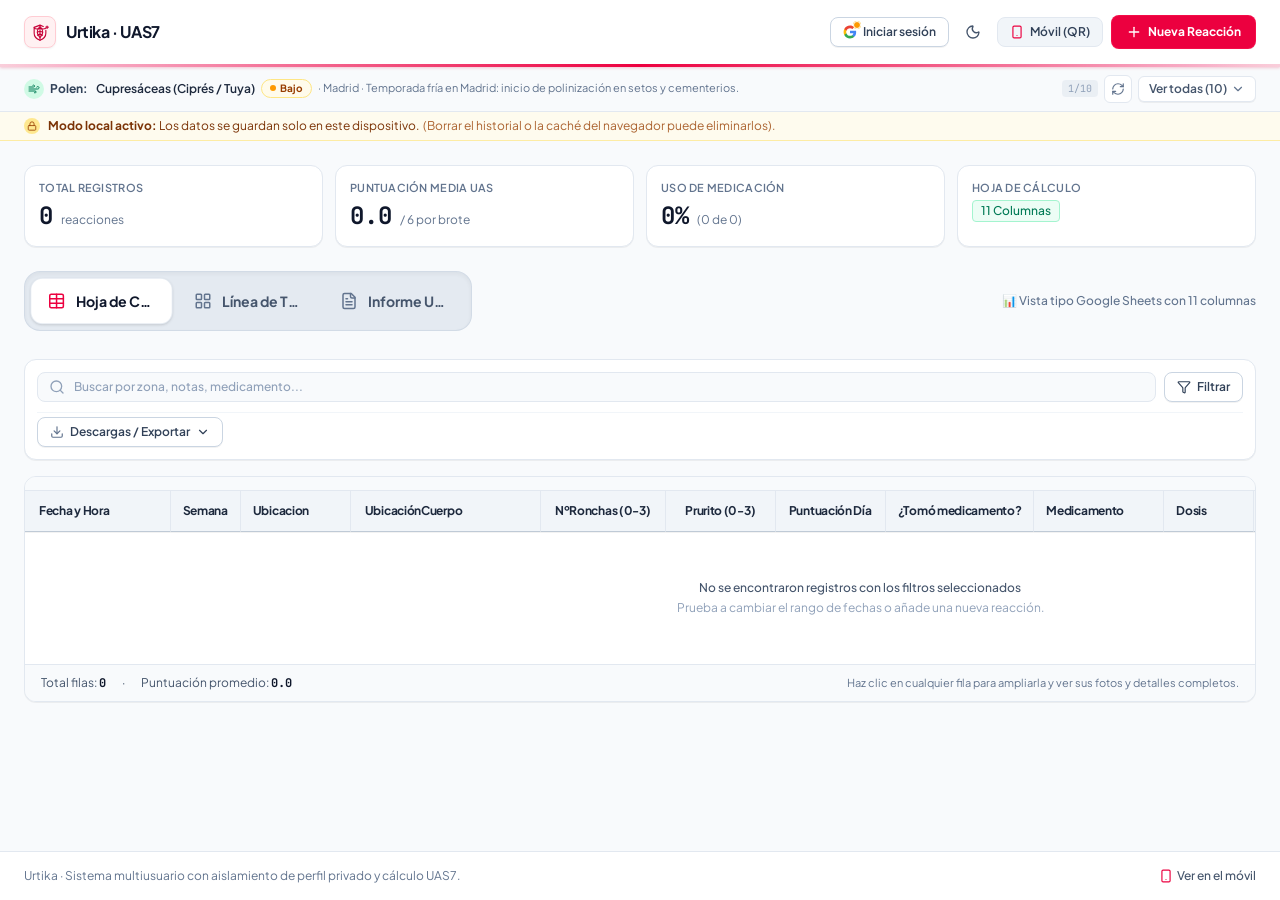
<file: index.html>
<!doctype html>
<html lang="es">
  <head>
    <meta charset="UTF-8" />
    <meta name="viewport" content="width=device-width, initial-scale=1.0, maximum-scale=1.0, user-scalable=no" />
    <title>Urtika · Registro UAS7</title>
    <meta name="description" content="Registro clínico de brotes de urticaria y reacciones alérgicas con cálculo UAS7" />
    <meta property="og:title" content="Urtika · Registro UAS7" />
    <meta property="og:description" content="Registro clínico de brotes de urticaria y reacciones alérgicas con cálculo UAS7" />
    <meta property="og:type" content="website" />
    <meta name="twitter:card" content="summary_large_image" />
    <meta name="theme-color" content="#ffffff" media="(prefers-color-scheme: light)" />
    <meta name="theme-color" content="#17212b" media="(prefers-color-scheme: dark)" />
    <meta name="theme-color" content="#17212b" />
    <meta name="mobile-web-app-capable" content="yes" />
    <meta name="apple-mobile-web-app-capable" content="yes" />
    <meta name="apple-mobile-web-app-status-bar-style" content="default" />
    <meta name="apple-mobile-web-app-title" content="Urtika" />
    <link rel="icon" type="image/svg+xml" href="./logo.svg" />
    <link rel="icon" type="image/png" sizes="32x32" href="./favicon.png" />
    <link rel="apple-touch-icon" href="./icon-192.png" />
    <link rel="manifest" href="./manifest.json" />
    <link rel="preconnect" href="https://fonts.googleapis.com">
    <link rel="preconnect" href="https://fonts.gstatic.com" crossorigin>
    <link href="https://fonts.googleapis.com/css2?family=JetBrains+Mono:wght@400;500;600&family=Plus+Jakarta+Sans:wght@400;500;600;700&display=swap" rel="stylesheet">
    <script type="module" crossorigin src="./assets/index-CawrQpm7.js"></script>
    <link rel="stylesheet" crossorigin href="./assets/index-Csf-zIuA.css">
  <link rel="manifest" href="./manifest.webmanifest"></head>
  <body class="bg-slate-50 text-slate-900 antialiased font-sans selection:bg-rose-100 selection:text-rose-900 min-h-screen">
    <div id="root"></div>
  </body>
</html>
</file>
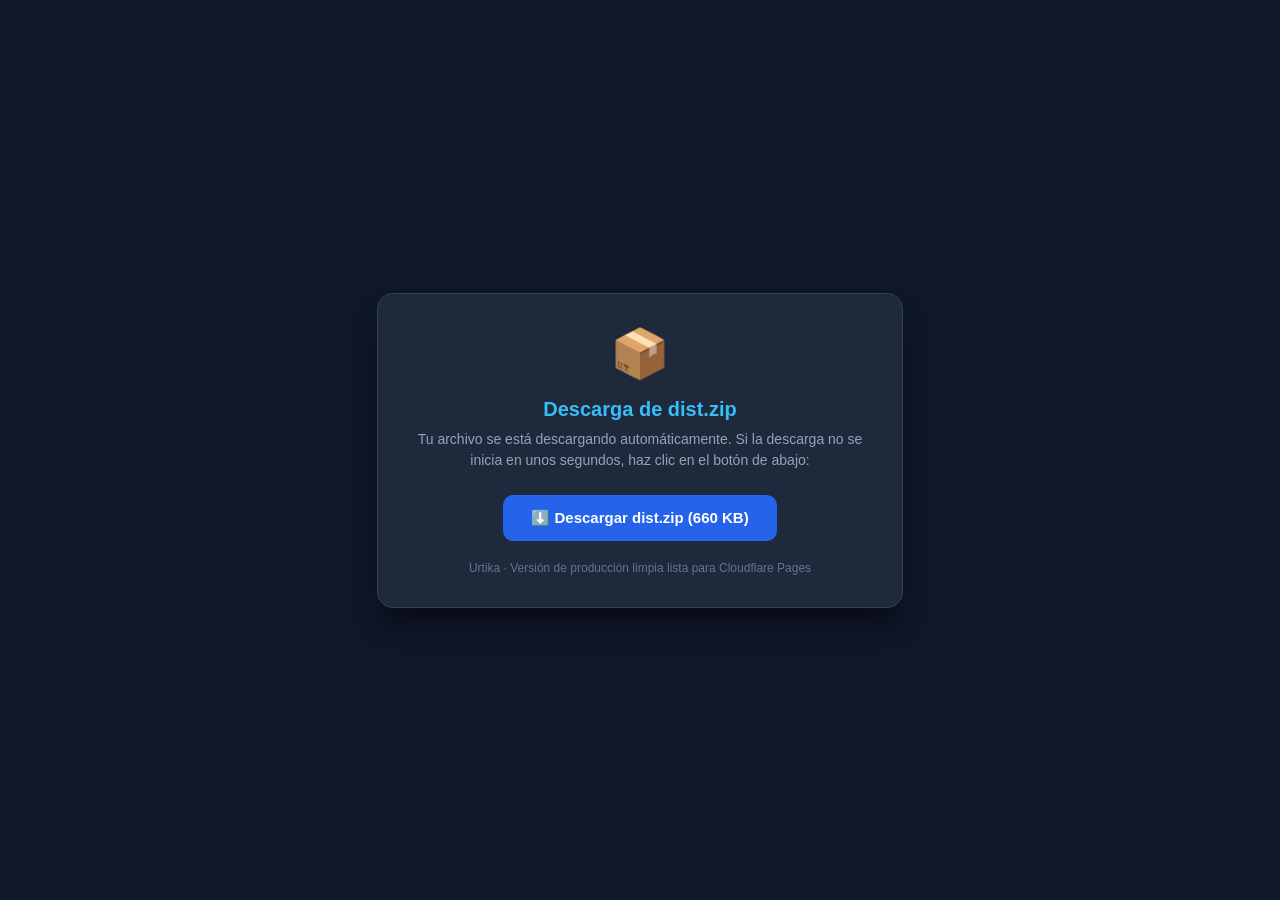
<file: download.html>
<!DOCTYPE html>
<html lang="es">
<head>
  <meta charset="UTF-8">
  <meta name="viewport" content="width=device-width, initial-scale=1.0">
  <title>Descargando dist.zip - Urtika UAS7</title>
  <style>
    body {
      font-family: -apple-system, BlinkMacSystemFont, "Segoe UI", Roboto, sans-serif;
      background: #0f172a;
      color: #f8fafc;
      display: flex;
      align-items: center;
      justify-content: center;
      min-height: 100vh;
      margin: 0;
      padding: 20px;
      box-sizing: border-box;
    }
    .card {
      background: #1e293b;
      border: 1px solid #334155;
      border-radius: 16px;
      padding: 32px;
      max-width: 460px;
      width: 100%;
      text-align: center;
      box-shadow: 0 20px 25px -5px rgba(0, 0, 0, 0.5);
    }
    .icon {
      font-size: 48px;
      margin-bottom: 16px;
    }
    h1 {
      font-size: 20px;
      margin: 0 0 8px 0;
      color: #38bdf8;
    }
    p {
      font-size: 14px;
      color: #94a3b8;
      margin: 0 0 24px 0;
      line-height: 1.5;
    }
    .btn {
      display: inline-block;
      background: #2563eb;
      color: #ffffff;
      font-weight: 600;
      font-size: 15px;
      padding: 14px 28px;
      border-radius: 10px;
      text-decoration: none;
      transition: background 0.2s;
    }
    .btn:hover {
      background: #1d4ed8;
    }
    .info {
      margin-top: 20px;
      font-size: 12px;
      color: #64748b;
    }
  </style>
</head>
<body>
  <div class="card">
    <div class="icon">📦</div>
    <h1>Descarga de dist.zip</h1>
    <p>Tu archivo se está descargando automáticamente. Si la descarga no se inicia en unos segundos, haz clic en el botón de abajo:</p>
    <a href="/dist.zip" download="dist.zip" class="btn">⬇️ Descargar dist.zip (660 KB)</a>
    <div class="info">Urtika · Versión de producción limpia lista para Cloudflare Pages</div>
  </div>

  <script>
    // Automatic trigger on load
    window.addEventListener('DOMContentLoaded', () => {
      setTimeout(() => {
        const link = document.createElement('a');
        link.href = '/dist.zip';
        link.download = 'dist.zip';
        document.body.appendChild(link);
        link.click();
        document.body.removeChild(link);
      }, 500);
    });
  </script>
</body>
</html>
</file>
